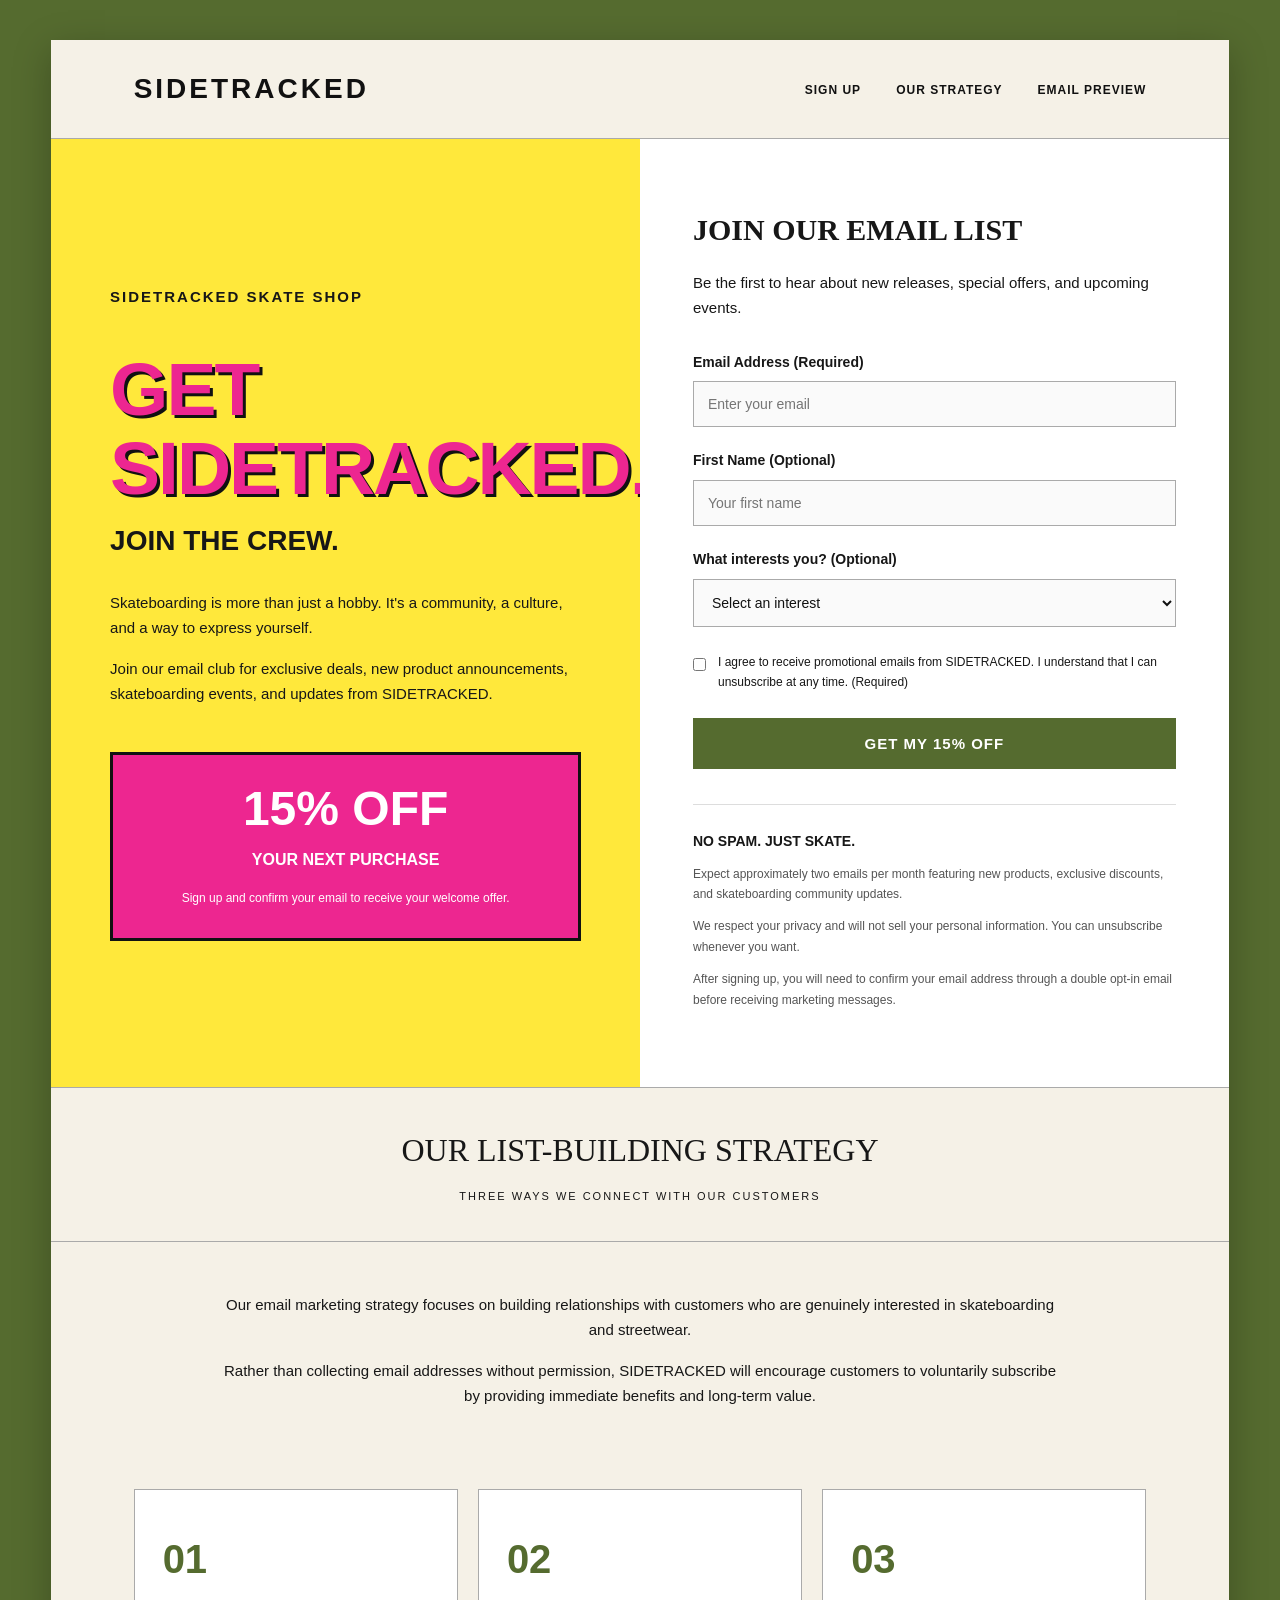
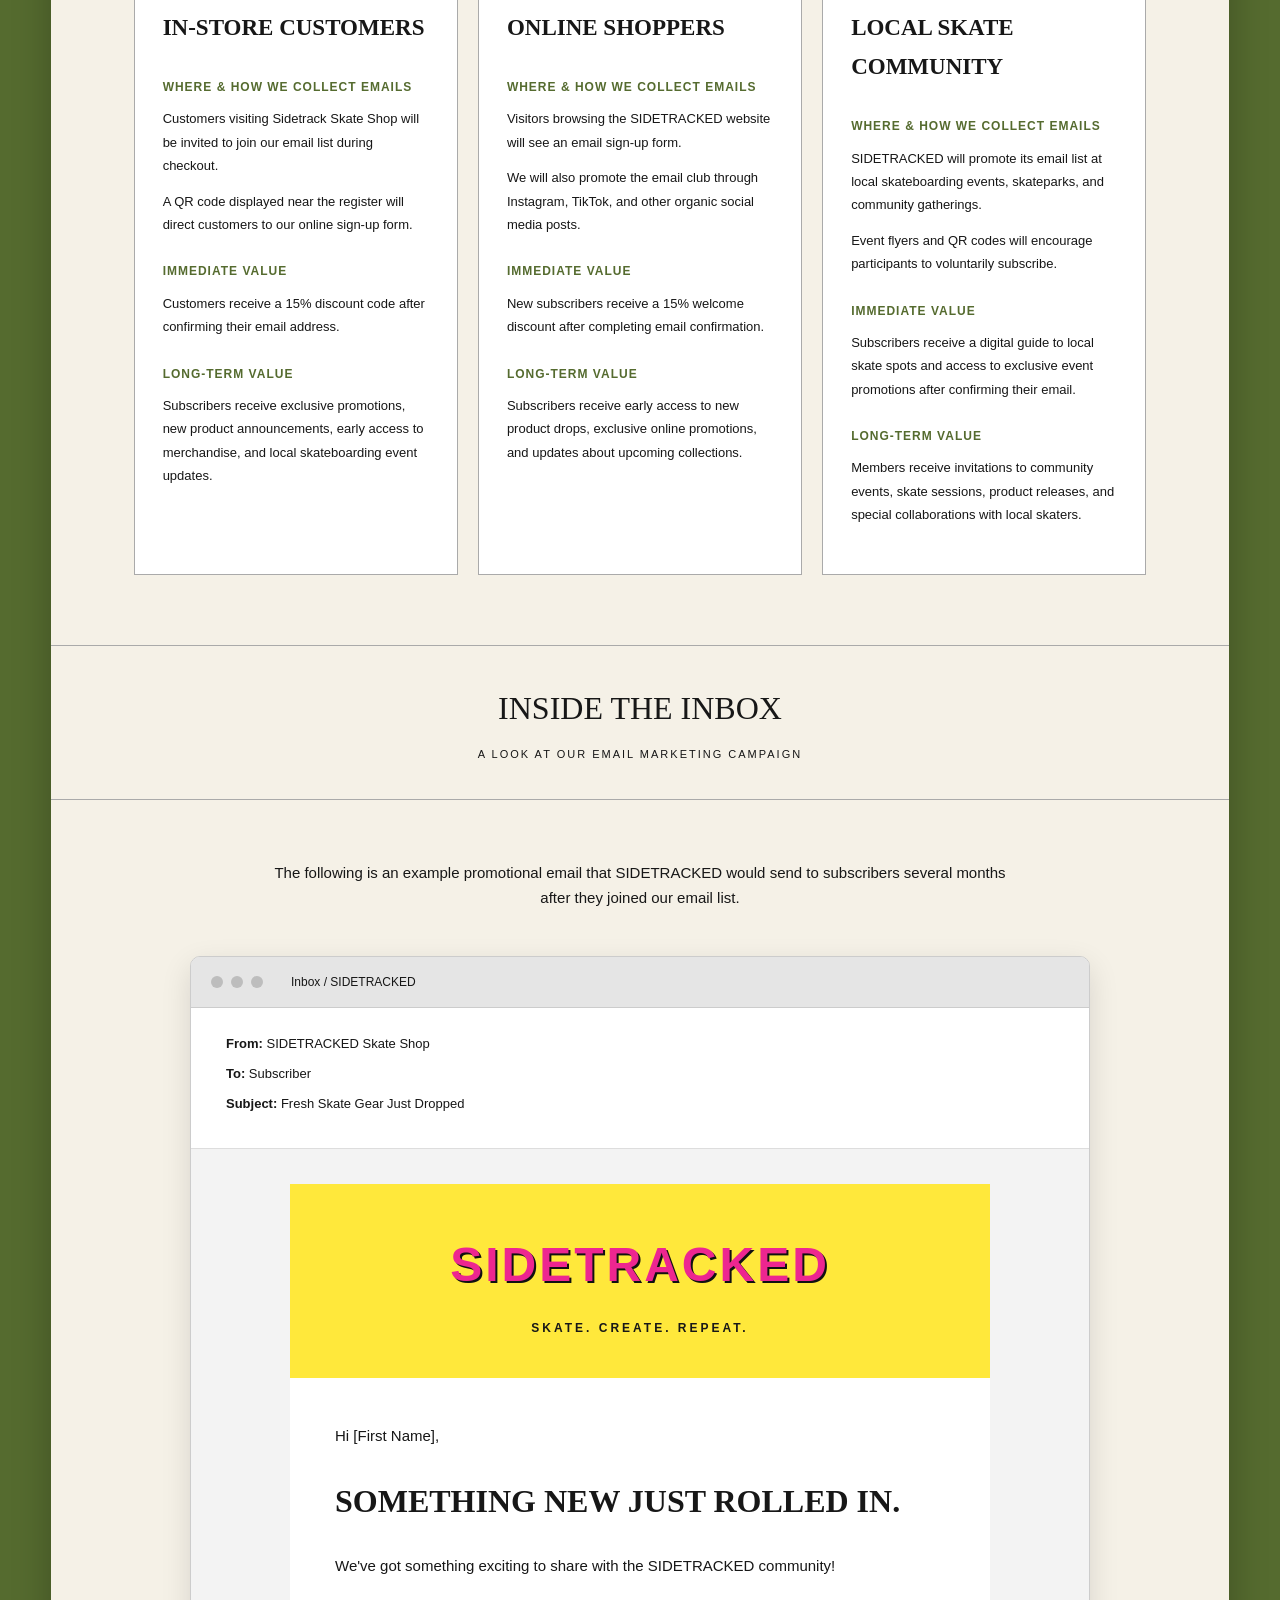
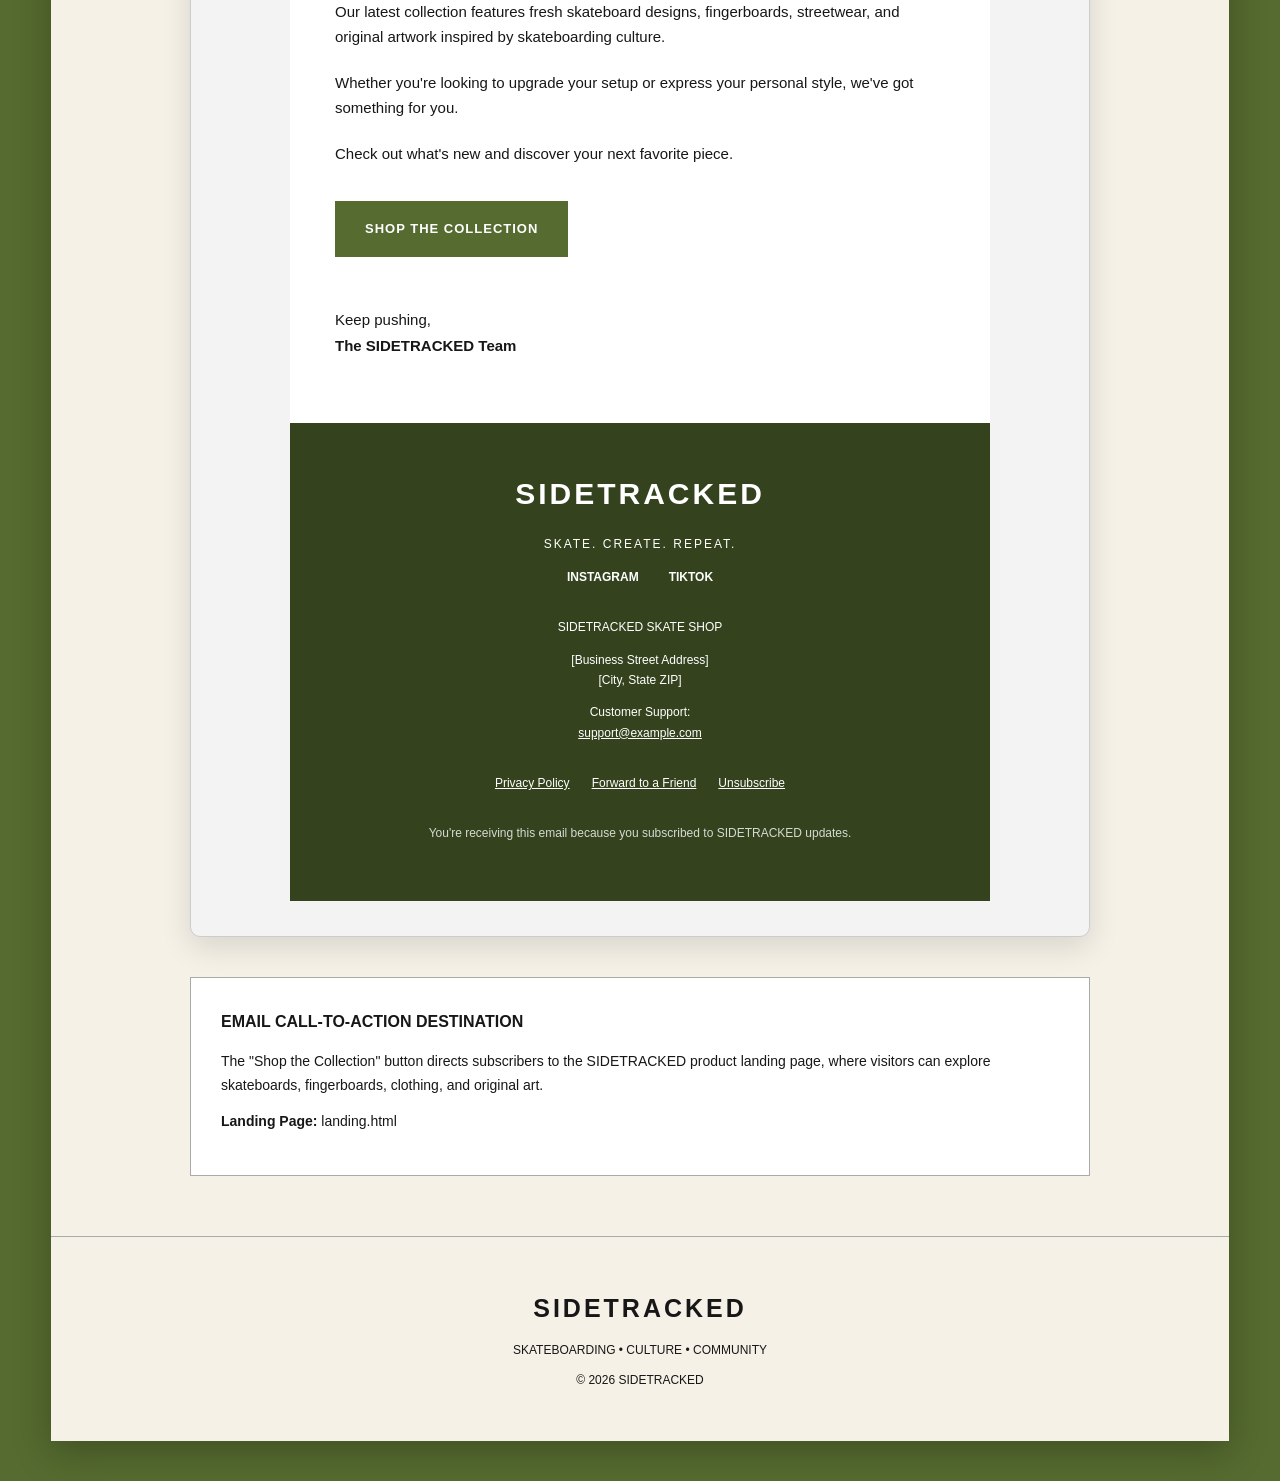
<file: index.html>
<!DOCTYPE html>
<html lang="en">

<head>
    <meta charset="UTF-8">
    <meta name="viewport" content="width=device-width, initial-scale=1.0">

    <title>SIDETRACKED Skate Shop</title>

    <meta http-equiv="refresh" content="0; url=email.html">
</head>

<body>

    <p>
        Welcome to SIDETRACKED!
        <a href="email.html">Visit our Email Club</a>.
    </p>

</body>
</html>
</file>
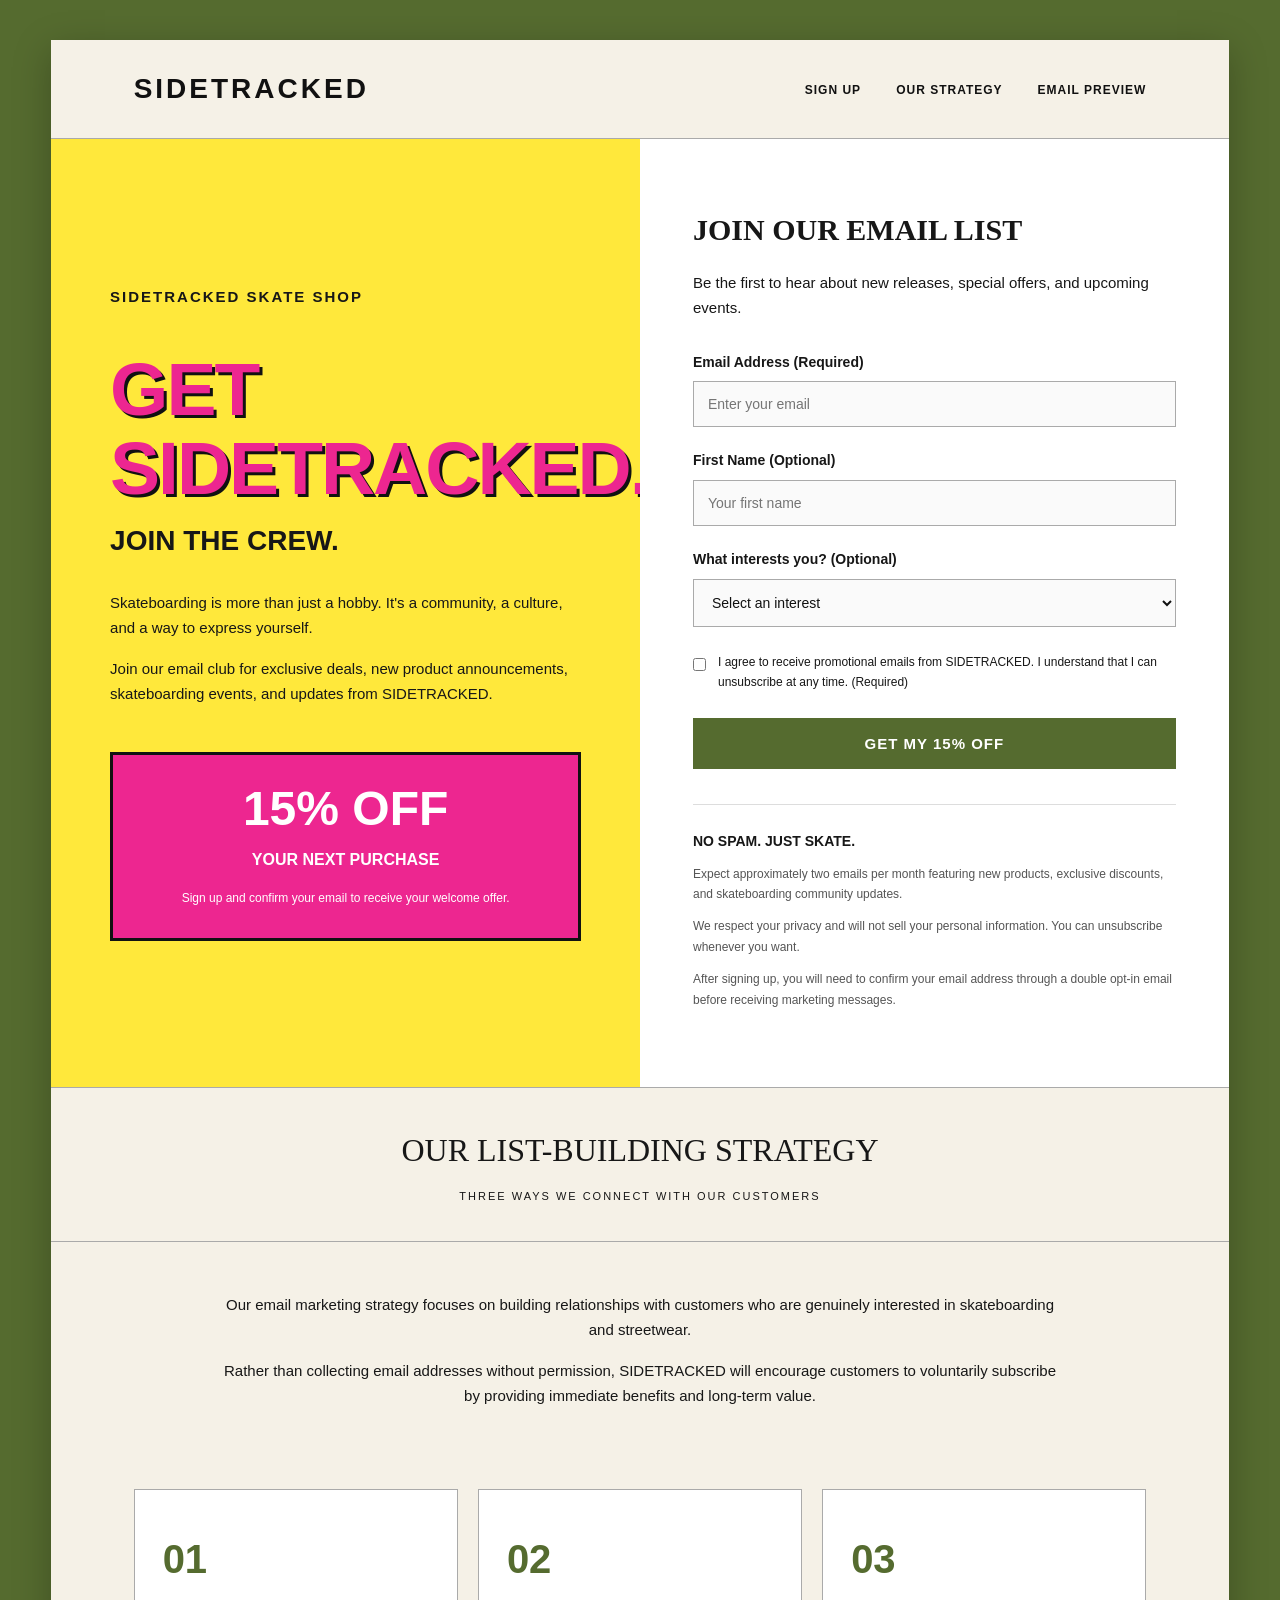
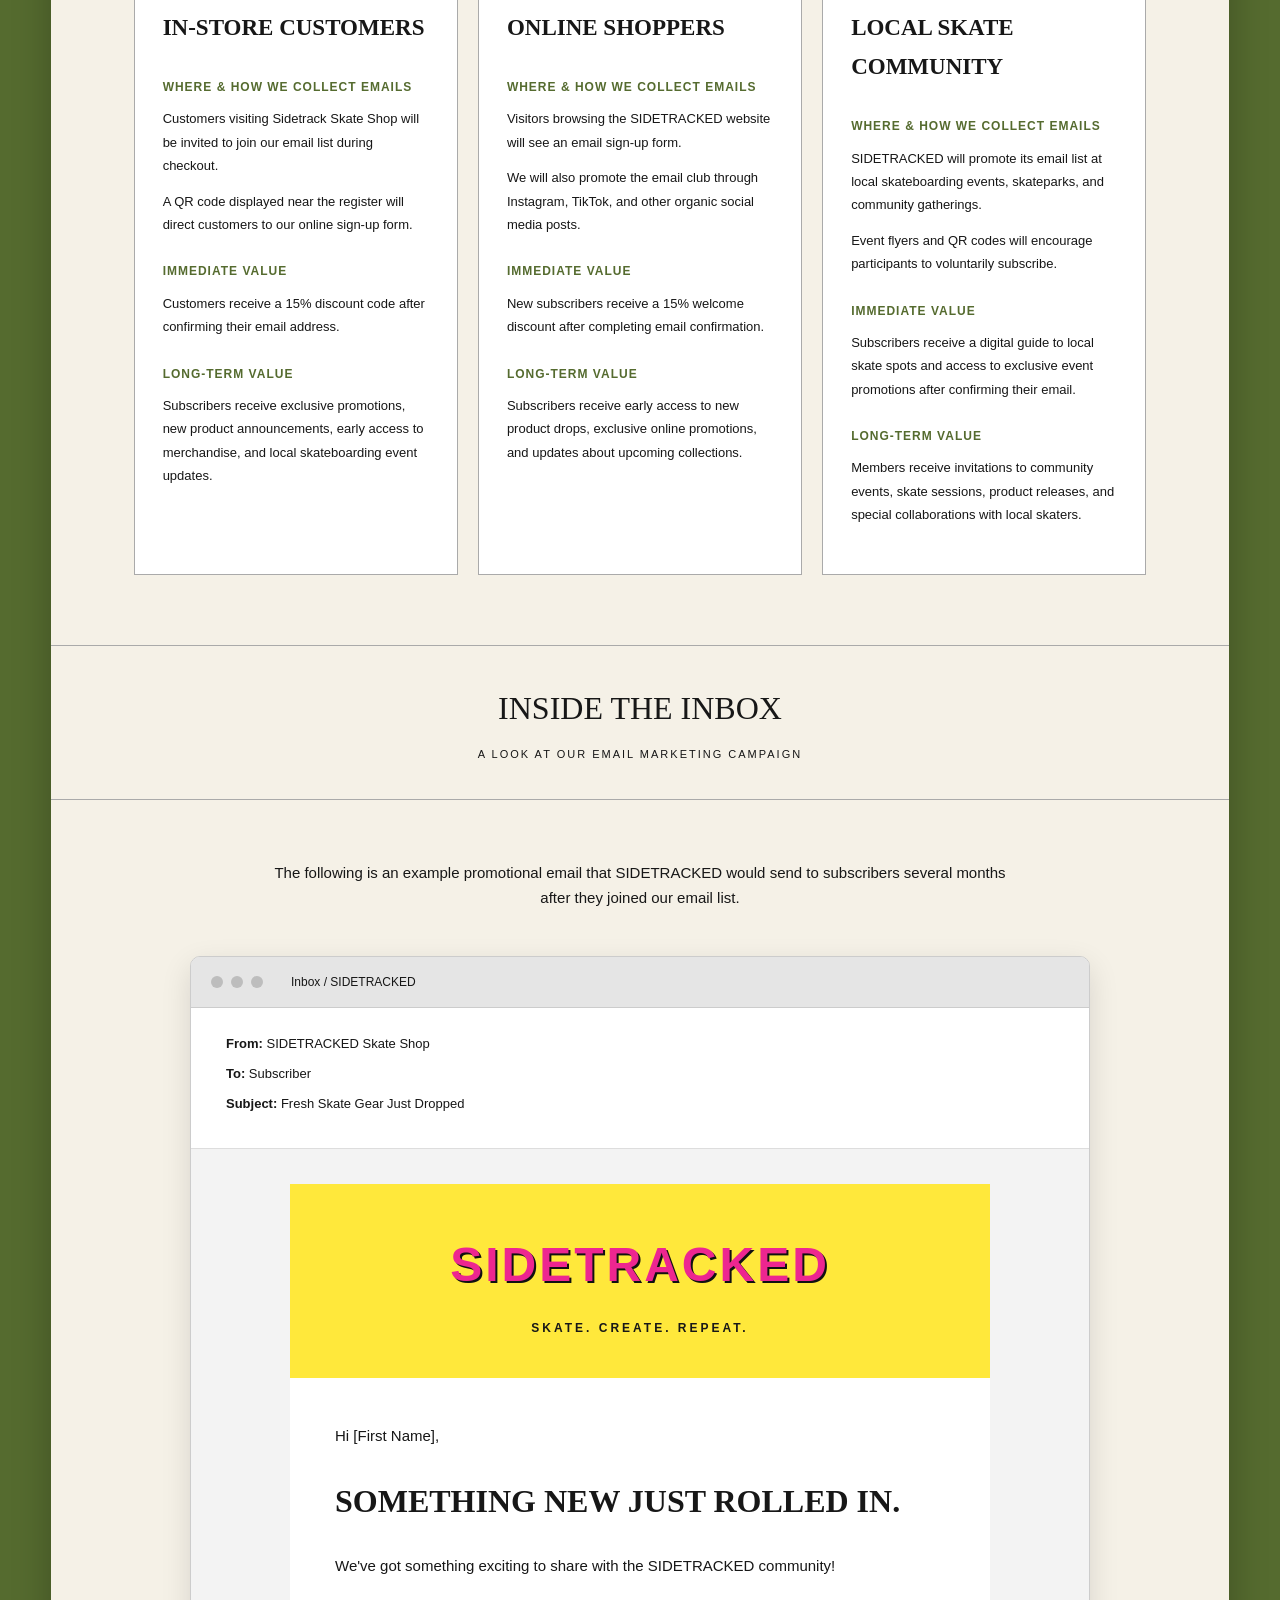
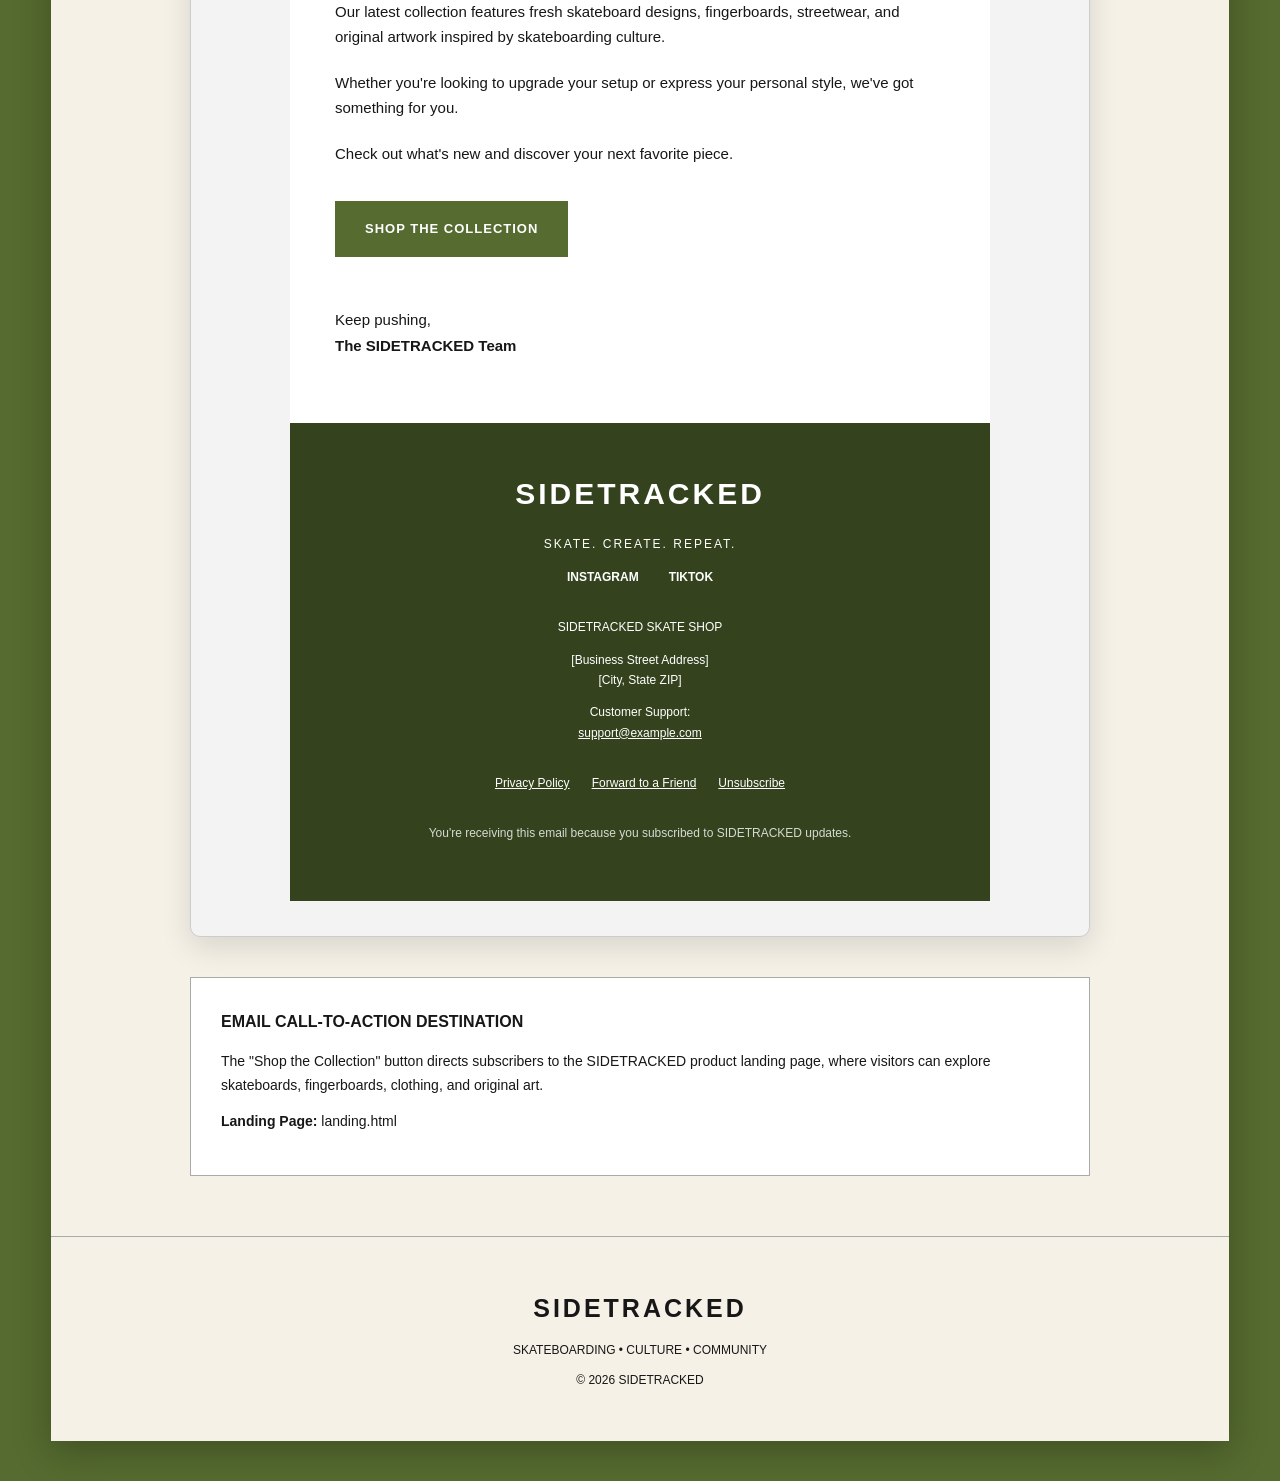
<file: email.html>
<!DOCTYPE html>
<html lang="en">

<head>

    <meta charset="UTF-8">

    <meta name="viewport"
          content="width=device-width, initial-scale=1.0">

    <title>SIDETRACKED | Email Marketing</title>

    <link rel="stylesheet" href="style.css">

</head>

<body>

<div class="site-container">

    <!-- NAVIGATION -->

    <header>

        <nav class="navbar">

            <a href="email.html" class="logo">
                SIDETRACKED
            </a>

            <ul class="nav-links">

                <li>
                    <a href="#signup">SIGN UP</a>
                </li>

                <li>
                    <a href="#strategy">OUR STRATEGY</a>
                </li>

                <li>
                    <a href="#email-preview">EMAIL PREVIEW</a>
                </li>

            </ul>

        </nav>

    </header>


    <!-- ================================= -->
    <!-- STEP 1: EMAIL SIGN-UP FORM -->
    <!-- ================================= -->

    <section class="signup-section" id="signup">

        <div class="signup-left">

            <p class="small-heading">
                SIDETRACKED SKATE SHOP
            </p>

            <h1>
                GET<br>
                SIDETRACKED.
            </h1>

            <h2>
                JOIN THE CREW.
            </h2>

            <p>
                Skateboarding is more than just a hobby.
                It's a community, a culture, and a way
                to express yourself.
            </p>

            <p>
                Join our email club for exclusive deals,
                new product announcements, skateboarding
                events, and updates from SIDETRACKED.
            </p>

            <div class="discount-box">

                <h3>15% OFF</h3>

                <p>
                    YOUR NEXT PURCHASE
                </p>

                <span>
                    Sign up and confirm your email
                    to receive your welcome offer.
                </span>

            </div>

        </div>


        <!-- SIGN-UP FORM -->

        <div class="signup-right">

            <h2>
                JOIN OUR EMAIL LIST
            </h2>

            <p>
                Be the first to hear about new
                releases, special offers,
                and upcoming events.
            </p>

            <!--
              DEMO FORM:
              Connect an email service before
              collecting real subscribers.
            -->

            <form id="signupForm">

                <div class="form-group">

                    <label for="email">
                        Email Address (Required)
                    </label>

                    <input
                        type="email"
                        id="email"
                        name="email"
                        placeholder="Enter your email"
                        autocomplete="email"
                        required
                    >

                </div>


                <div class="form-group">

                    <label for="firstName">
                        First Name (Optional)
                    </label>

                    <input
                        type="text"
                        id="firstName"
                        name="firstName"
                        placeholder="Your first name"
                        autocomplete="given-name"
                    >

                </div>


                <div class="form-group">

                    <label for="interest">
                        What interests you? (Optional)
                    </label>

                    <select id="interest" name="interest">

                        <option value="">
                            Select an interest
                        </option>

                        <option value="Skateboards">
                            Skateboards
                        </option>

                        <option value="Fingerboards">
                            Fingerboards
                        </option>

                        <option value="Clothing">
                            Clothing
                        </option>

                        <option value="Original Art">
                            Original Art
                        </option>

                    </select>

                </div>


                <div class="checkbox-group">

                    <input
                        type="checkbox"
                        id="consent"
                        required
                    >

                    <label for="consent">
                        I agree to receive promotional
                        emails from SIDETRACKED.
                        I understand that I can
                        unsubscribe at any time.
                        (Required)
                    </label>

                </div>


                <button
                    type="submit"
                    class="signup-button">

                    GET MY 15% OFF

                </button>

                <p id="formMessage" aria-live="polite"></p>

            </form>


            <div class="privacy-note">

                <h4>NO SPAM. JUST SKATE.</h4>

                <p>
                    Expect approximately two emails per
                    month featuring new products,
                    exclusive discounts, and
                    skateboarding community updates.
                </p>

                <p>
                    We respect your privacy and will not
                    sell your personal information.
                    You can unsubscribe whenever you want.
                </p>

                <p>
                    After signing up, you will need
                    to confirm your email address
                    through a double opt-in email
                    before receiving marketing messages.
                </p>

            </div>

        </div>

    </section>


    <!-- ================================= -->
    <!-- STEP 2: LIST-BUILDING STRATEGY -->
    <!-- ================================= -->

    <section class="section-heading" id="strategy">

        <h2>
            OUR LIST-BUILDING STRATEGY
        </h2>

        <p>
            THREE WAYS WE CONNECT WITH OUR CUSTOMERS
        </p>

    </section>


    <section class="strategy-intro">

        <p>
            Our email marketing strategy focuses on
            building relationships with customers
            who are genuinely interested in
            skateboarding and streetwear.
        </p>

        <p>
            Rather than collecting email addresses
            without permission, SIDETRACKED will
            encourage customers to voluntarily
            subscribe by providing immediate
            benefits and long-term value.
        </p>

    </section>


    <!-- CUSTOMER GROUPS -->

    <section class="strategy-grid">


        <!-- GROUP 1 -->

        <article class="strategy-card">

            <div class="card-number">
                01
            </div>

            <h3>
                IN-STORE CUSTOMERS
            </h3>

            <div class="card-label">
                WHERE & HOW WE COLLECT EMAILS
            </div>

            <p>
                Customers visiting Sidetrack Skate Shop
                will be invited to join our email list
                during checkout.
            </p>

            <p>
                A QR code displayed near the register
                will direct customers to our online
                sign-up form.
            </p>

            <div class="card-label">
                IMMEDIATE VALUE
            </div>

            <p>
                Customers receive a 15% discount
                code after confirming their email
                address.
            </p>

            <div class="card-label">
                LONG-TERM VALUE
            </div>

            <p>
                Subscribers receive exclusive
                promotions, new product announcements,
                early access to merchandise,
                and local skateboarding event updates.
            </p>

        </article>


        <!-- GROUP 2 -->

        <article class="strategy-card">

            <div class="card-number">
                02
            </div>

            <h3>
                ONLINE SHOPPERS
            </h3>

            <div class="card-label">
                WHERE & HOW WE COLLECT EMAILS
            </div>

            <p>
                Visitors browsing the SIDETRACKED
                website will see an email sign-up form.
            </p>

            <p>
                We will also promote the email club
                through Instagram, TikTok,
                and other organic social media posts.
            </p>

            <div class="card-label">
                IMMEDIATE VALUE
            </div>

            <p>
                New subscribers receive a 15%
                welcome discount after completing
                email confirmation.
            </p>

            <div class="card-label">
                LONG-TERM VALUE
            </div>

            <p>
                Subscribers receive early access
                to new product drops, exclusive
                online promotions, and updates
                about upcoming collections.
            </p>

        </article>


        <!-- GROUP 3 -->

        <article class="strategy-card">

            <div class="card-number">
                03
            </div>

            <h3>
                LOCAL SKATE COMMUNITY
            </h3>

            <div class="card-label">
                WHERE & HOW WE COLLECT EMAILS
            </div>

            <p>
                SIDETRACKED will promote its email
                list at local skateboarding events,
                skateparks, and community gatherings.
            </p>

            <p>
                Event flyers and QR codes will
                encourage participants to
                voluntarily subscribe.
            </p>

            <div class="card-label">
                IMMEDIATE VALUE
            </div>

            <p>
                Subscribers receive a digital
                guide to local skate spots and
                access to exclusive event promotions
                after confirming their email.
            </p>

            <div class="card-label">
                LONG-TERM VALUE
            </div>

            <p>
                Members receive invitations to
                community events, skate sessions,
                product releases, and special
                collaborations with local skaters.
            </p>

        </article>

    </section>


    <!-- ================================= -->
    <!-- STEP 3: EMAIL PREVIEW -->
    <!-- ================================= -->

    <section class="section-heading" id="email-preview">

        <h2>
            INSIDE THE INBOX
        </h2>

        <p>
            A LOOK AT OUR EMAIL MARKETING CAMPAIGN
        </p>

    </section>


    <section class="email-preview-section">

        <p class="preview-description">

            The following is an example promotional
            email that SIDETRACKED would send to
            subscribers several months after they
            joined our email list.

        </p>


        <!-- MAILBOX FRAME -->

        <div class="mailbox">

            <div class="mailbox-top">

                <span class="mail-dot"></span>
                <span class="mail-dot"></span>
                <span class="mail-dot"></span>

                <p>Inbox / SIDETRACKED</p>

            </div>


            <!-- MAILBOX DETAILS -->

            <div class="mailbox-details">

                <p>
                    <strong>From:</strong>
                    SIDETRACKED Skate Shop
                </p>

                <p>
                    <strong>To:</strong>
                    Subscriber
                </p>

                <p>
                    <strong>Subject:</strong>
                    Fresh Skate Gear Just Dropped
                </p>

            </div>


            <!-- EMAIL BODY -->

            <div class="email-content">


                <!-- EMAIL HEADER -->

                <div class="email-header">

                    <h2>
                        SIDETRACKED
                    </h2>

                    <p>
                        SKATE. CREATE. REPEAT.
                    </p>

                </div>


                <!-- EMAIL MESSAGE -->

                <div class="email-message">

                    <p>
                        Hi [First Name],
                    </p>

                    <h2>
                        SOMETHING NEW JUST ROLLED IN.
                    </h2>

                    <p>
                        We've got something exciting
                        to share with the SIDETRACKED
                        community!
                    </p>

                    <p>
                        Our latest collection features
                        fresh skateboard designs,
                        fingerboards, streetwear,
                        and original artwork inspired
                        by skateboarding culture.
                    </p>

                    <p>
                        Whether you're looking to
                        upgrade your setup or express
                        your personal style, we've
                        got something for you.
                    </p>

                    <p>
                        Check out what's new and
                        discover your next favorite
                        piece.
                    </p>


                    <a
                        href="landing.html"
                        class="email-button">

                        SHOP THE COLLECTION

                    </a>


                    <p class="email-signature">
                        Keep pushing,<br>
                        <strong>
                            The SIDETRACKED Team
                        </strong>
                    </p>

                </div>


                <!-- ================================= -->
                <!-- BRANDED EMAIL FOOTER -->
                <!-- ================================= -->

                <div class="email-footer">

                    <h2>
                        SIDETRACKED
                    </h2>

                    <p class="tagline">
                        SKATE. CREATE. REPEAT.
                    </p>


                    <div class="social-links">

                        <a href="https://www.instagram.com/"
                           target="_blank"
                           rel="noopener noreferrer">
                            INSTAGRAM
                        </a>

                        <a href="https://www.tiktok.com/"
                           target="_blank"
                           rel="noopener noreferrer">
                            TIKTOK
                        </a>

                    </div>


                    <p>
                        SIDETRACKED SKATE SHOP
                    </p>

                    <p>
                        [Business Street Address]<br>
                        [City, State ZIP]
                    </p>

                    <p>
                        Customer Support:<br>
                        <a href="mailto:support@example.com">
                            support@example.com
                        </a>
                    </p>


                    <div class="footer-links">

                        <a href="privacy.html">
                            Privacy Policy
                        </a>

                        <a href="mailto:?subject=Check%20out%20SIDETRACKED">
                            Forward to a Friend
                        </a>

                        <a href="https://example.com/unsubscribe">
                            Unsubscribe
                        </a>

                    </div>


                    <p class="unsubscribe-note">

                        You're receiving this email
                        because you subscribed to
                        SIDETRACKED updates.

                    </p>

                </div>

            </div>

        </div>


        <!-- CTA DESTINATION -->

        <div class="landing-note">

            <h3>
                EMAIL CALL-TO-ACTION DESTINATION
            </h3>

            <p>
                The "Shop the Collection" button
                directs subscribers to the
                SIDETRACKED product landing page,
                where visitors can explore
                skateboards, fingerboards,
                clothing, and original art.
            </p>

            <p>
                <strong>
                    Landing Page:
                </strong>
                landing.html
            </p>

        </div>

    </section>


    <!-- MAIN WEBSITE FOOTER -->

    <footer class="website-footer">

        <h2>
            SIDETRACKED
        </h2>

        <p>
            SKATEBOARDING • CULTURE • COMMUNITY
        </p>

        <p>
            © <span id="year"></span> SIDETRACKED
        </p>

    </footer>

</div>


<!-- JAVASCRIPT -->

<script>

document.addEventListener("DOMContentLoaded", function() {

    // UPDATE FOOTER YEAR

    document.getElementById("year").textContent =
        new Date().getFullYear();


    // EMAIL SIGN-UP FORM

    const signupForm =
        document.getElementById("signupForm");

    const message =
        document.getElementById("formMessage");


    signupForm.addEventListener("submit", function(event) {

        event.preventDefault();

        const email =
            document.getElementById("email").value.trim();

        const consent =
            document.getElementById("consent").checked;


        if (!email || !signupForm.checkValidity()) {

            message.textContent =
                "Please enter a valid email address and complete the required fields.";

            message.style.color = "#B00020";

            return;
        }


        if (!consent) {

            message.textContent =
                "Please agree to receive promotional emails.";

            message.style.color = "#B00020";

            return;
        }


        // DEMONSTRATION ONLY:
        // Connect a real email marketing service
        // to collect subscribers and send confirmations.

        message.textContent =
            "Demo form validated! Email collection and confirmation will be available once an email service is connected.";

        message.style.color = "#556B2F";

    });

});

</script>

</body>
</html>
</file>
<file: style.css>
/* ==================================
   SIDETRACKED EMAIL MARKETING WEBSITE
   ================================== */


/* GLOBAL RESET */

* {
    margin: 0;
    padding: 0;
    box-sizing: border-box;
}

html {
    scroll-behavior: smooth;
}

body {
    background-color: #556B2F;
    color: #171717;
    font-family: Arial, Helvetica, sans-serif;
    line-height: 1.7;
}


/* MAIN CONTAINER */

.site-container {
    width: 92%;
    max-width: 1300px;
    margin: 40px auto;
    background-color: #F5F1E7;
    box-shadow: 0 10px 35px rgba(0,0,0,0.25);
    overflow: hidden;
}


/* NAVIGATION */

.navbar {
    display: flex;
    justify-content: space-between;
    align-items: center;
    padding: 25px 7%;
    border-bottom: 1px solid #AAA;
}

.logo {
    text-decoration: none;
    color: #111;
    font-size: 28px;
    font-weight: 900;
    letter-spacing: 3px;
}

.nav-links {
    display: flex;
    list-style: none;
    gap: 35px;
}

.nav-links a {
    text-decoration: none;
    color: #111;
    font-size: 12px;
    font-weight: bold;
    letter-spacing: 1px;
}

.nav-links a:hover {
    color: #556B2F;
}


/* ==================================
   SIGN-UP SECTION
   ================================== */

.signup-section {
    display: grid;
    grid-template-columns: 1fr 1fr;
    min-height: 600px;
}


/* LEFT SIDE */

.signup-left {
    background-color: #FFE83B;
    padding: 70px 10%;
    display: flex;
    flex-direction: column;
    justify-content: center;
}

.small-heading {
    font-size: 12px;
    font-weight: bold;
    letter-spacing: 2px;
}

.signup-left h1 {
    font-size: clamp(45px, 6vw, 75px);
    line-height: 1.05;
    font-weight: 900;
    letter-spacing: -2px;
    margin: 25px 0 10px;
    color: #ED2690;
    text-shadow: 3px 3px #111;
}

.signup-left h2 {
    font-size: 28px;
    margin-bottom: 25px;
}

.signup-left p {
    font-size: 15px;
    margin-bottom: 15px;
}


/* DISCOUNT BOX */

.discount-box {
    background-color: #ED2690;
    color: white;
    padding: 28px;
    margin-top: 30px;
    text-align: center;
    border: 3px solid #111;
}

.discount-box h3 {
    font-size: 48px;
    line-height: 1.1;
}

.discount-box p {
    font-weight: bold;
    font-size: 16px;
    margin: 10px 0;
}

.discount-box span {
    font-size: 12px;
}


/* RIGHT SIDE FORM */

.signup-right {
    padding: 65px 9%;
    background-color: #FFFFFF;
}

.signup-right h2 {
    font-family: Georgia, serif;
    font-size: 30px;
    margin-bottom: 15px;
}

.signup-right > p {
    font-size: 15px;
    margin-bottom: 30px;
}


/* FORM */

.form-group {
    margin-bottom: 22px;
}

.form-group label {
    display: block;
    font-size: 14px;
    font-weight: bold;
    margin-bottom: 7px;
}

.form-group input,
.form-group select {
    width: 100%;
    padding: 14px;
    border: 1px solid #AAA;
    background-color: #FAFAFA;
    color: #111;
    font-size: 14px;
}

.form-group input:focus,
.form-group select:focus {
    outline: 2px solid #556B2F;
}


/* CHECKBOX */

.checkbox-group {
    display: flex;
    gap: 12px;
    align-items: flex-start;
    margin: 25px 0;
}

.checkbox-group input {
    margin-top: 6px;
    accent-color: #556B2F;
}

.checkbox-group label {
    font-size: 12px;
    line-height: 1.7;
}


/* SUBMIT BUTTON */

.signup-button {
    width: 100%;
    padding: 17px;
    background-color: #556B2F;
    color: white;
    border: none;
    font-size: 15px;
    font-weight: bold;
    letter-spacing: 1px;
    cursor: pointer;
    transition: 0.3s;
}

.signup-button:hover {
    background-color: #34431E;
}

#formMessage {
    font-size: 13px;
    margin-top: 15px;
}


/* PRIVACY NOTE */

.privacy-note {
    margin-top: 35px;
    padding-top: 25px;
    border-top: 1px solid #DDD;
}

.privacy-note h4 {
    font-size: 14px;
    margin-bottom: 10px;
}

.privacy-note p {
    font-size: 12px;
    margin-bottom: 12px;
    color: #555;
}


/* ==================================
   SECTION HEADINGS
   ================================== */

.section-heading {
    text-align: center;
    padding: 35px 20px;
    border-top: 1px solid #AAA;
    border-bottom: 1px solid #AAA;
}

.section-heading h2 {
    font-family: Georgia, serif;
    font-size: 32px;
    font-weight: normal;
}

.section-heading p {
    margin-top: 10px;
    font-size: 11px;
    letter-spacing: 2px;
}


/* ==================================
   LIST-BUILDING STRATEGY
   ================================== */

.strategy-intro {
    max-width: 900px;
    margin: 0 auto;
    padding: 50px 30px 20px;
    text-align: center;
}

.strategy-intro p {
    font-size: 15px;
    margin-bottom: 15px;
}


/* STRATEGY CARDS */

.strategy-grid {
    display: grid;
    grid-template-columns: repeat(3, 1fr);
    gap: 20px;
    padding: 45px 7% 70px;
}

.strategy-card {
    background: white;
    border: 1px solid #AAA;
    padding: 35px 28px;
    transition: 0.3s;
}

.strategy-card:hover {
    transform: translateY(-6px);
    box-shadow: 0 8px 20px rgba(0,0,0,0.12);
}

.card-number {
    font-size: 40px;
    font-weight: bold;
    color: #556B2F;
}

.strategy-card h3 {
    font-family: Georgia, serif;
    font-size: 23px;
    margin: 15px 0 30px;
}

.card-label {
    font-size: 12px;
    font-weight: bold;
    color: #556B2F;
    margin: 25px 0 10px;
    letter-spacing: 1px;
}

.strategy-card p {
    font-size: 13px;
    line-height: 1.8;
    margin-bottom: 12px;
}


/* ==================================
   EMAIL PREVIEW
   ================================== */

.email-preview-section {
    padding: 60px 7%;
}

.preview-description {
    text-align: center;
    max-width: 750px;
    margin: 0 auto 45px;
    font-size: 15px;
}


/* MAILBOX */

.mailbox {
    max-width: 900px;
    margin: 0 auto;
    background: #F3F3F3;
    border: 1px solid #CCC;
    border-radius: 10px;
    overflow: hidden;
    box-shadow: 0 10px 30px rgba(0,0,0,0.12);
}

.mailbox-top {
    display: flex;
    align-items: center;
    gap: 8px;
    background: #E5E5E5;
    padding: 15px 20px;
    border-bottom: 1px solid #CCC;
}

.mail-dot {
    width: 12px;
    height: 12px;
    border-radius: 50%;
    background: #BDBDBD;
}

.mailbox-top p {
    font-size: 12px;
    margin-left: 20px;
}


/* MAILBOX DETAILS */

.mailbox-details {
    padding: 25px 35px;
    background: white;
    border-bottom: 1px solid #DDD;
}

.mailbox-details p {
    font-size: 13px;
    margin-bottom: 8px;
}


/* EMAIL CONTENT */

.email-content {
    width: 90%;
    max-width: 700px;
    margin: 35px auto;
    background: white;
}


/* EMAIL HEADER */

.email-header {
    background-color: #FFE83B;
    text-align: center;
    padding: 40px 20px;
}

.email-header h2 {
    font-size: clamp(28px, 5vw, 48px);
    font-weight: 900;
    letter-spacing: 3px;
    color: #ED2690;
    text-shadow: 2px 2px #111;
}

.email-header p {
    font-size: 12px;
    font-weight: bold;
    letter-spacing: 3px;
    margin-top: 12px;
}


/* EMAIL MESSAGE */

.email-message {
    padding: 45px;
}

.email-message h2 {
    font-family: Georgia, serif;
    font-size: 32px;
    margin: 25px 0;
}

.email-message p {
    font-size: 15px;
    margin-bottom: 20px;
}


/* EMAIL CTA */

.email-button {
    display: inline-block;
    background-color: #556B2F;
    color: white;
    padding: 17px 30px;
    text-decoration: none;
    font-weight: bold;
    font-size: 13px;
    letter-spacing: 1px;
    margin: 15px 0 30px;
}

.email-button:hover {
    background-color: #34431E;
}

.email-signature {
    margin-top: 20px;
}


/* ==================================
   BRANDED EMAIL FOOTER
   ================================== */

.email-footer {
    background-color: #34431E;
    color: white;
    padding: 45px 30px;
    text-align: center;
}

.email-footer h2 {
    font-size: 30px;
    letter-spacing: 3px;
    font-weight: 900;
}

.tagline {
    font-size: 11px;
    letter-spacing: 2px;
    margin: 15px 0 25px;
}

.email-footer p {
    font-size: 12px;
    margin-bottom: 12px;
}

.email-footer a {
    color: white;
}


/* SOCIAL LINKS */

.social-links {
    display: flex;
    justify-content: center;
    gap: 30px;
    margin-bottom: 30px;
}

.social-links a {
    font-size: 12px;
    text-decoration: none;
    font-weight: bold;
}

.social-links a:hover {
    text-decoration: underline;
}


/* FOOTER LINKS */

.footer-links {
    display: flex;
    justify-content: center;
    flex-wrap: wrap;
    gap: 22px;
    margin-top: 30px;
}

.footer-links a {
    font-size: 12px;
}

.unsubscribe-note {
    margin-top: 30px;
    opacity: 0.8;
}


/* CTA DESTINATION NOTE */

.landing-note {
    max-width: 900px;
    margin: 40px auto 0;
    padding: 30px;
    border: 1px solid #AAA;
    background: white;
}

.landing-note h3 {
    font-size: 16px;
    margin-bottom: 15px;
}

.landing-note p {
    font-size: 14px;
    margin-bottom: 12px;
}


/* MAIN WEBSITE FOOTER */

.website-footer {
    text-align: center;
    padding: 50px 20px;
    border-top: 1px solid #AAA;
}

.website-footer h2 {
    font-size: 25px;
    letter-spacing: 3px;
}

.website-footer p {
    font-size: 12px;
    margin-top: 10px;
}


/* ==================================
   RESPONSIVE DESIGN
   ================================== */

@media (max-width: 900px) {

    .signup-section {
        grid-template-columns: 1fr;
    }

    .strategy-grid {
        grid-template-columns: repeat(2, 1fr);
    }

    .navbar {
        flex-direction: column;
        gap: 20px;
    }

    .nav-links {
        flex-wrap: wrap;
        justify-content: center;
    }

}


@media (max-width: 600px) {

    .site-container {
        width: 97%;
        margin: 10px auto;
    }

    .logo {
        font-size: 23px;
    }

    .nav-links {
        gap: 15px;
    }

    .nav-links a {
        font-size: 11px;
    }

    .signup-left {
        padding: 45px 7%;
    }

    .signup-right {
        padding: 45px 7%;
    }

    .strategy-grid {
        grid-template-columns: 1fr;
        padding: 30px 6%;
    }

    .strategy-intro {
        padding: 35px 7% 10px;
    }

    .section-heading h2 {
        font-size: 26px;
    }

    .email-preview-section {
        padding: 35px 4%;
    }

    .email-content {
        width: 96%;
        margin: 20px auto;
    }

    .email-message {
        padding: 30px 22px;
    }

    .email-message h2 {
        font-size: 26px;
    }

    .mailbox-details {
        padding: 20px;
    }

    .footer-links {
        flex-direction: column;
        gap: 10px;
    }

}
</file>
